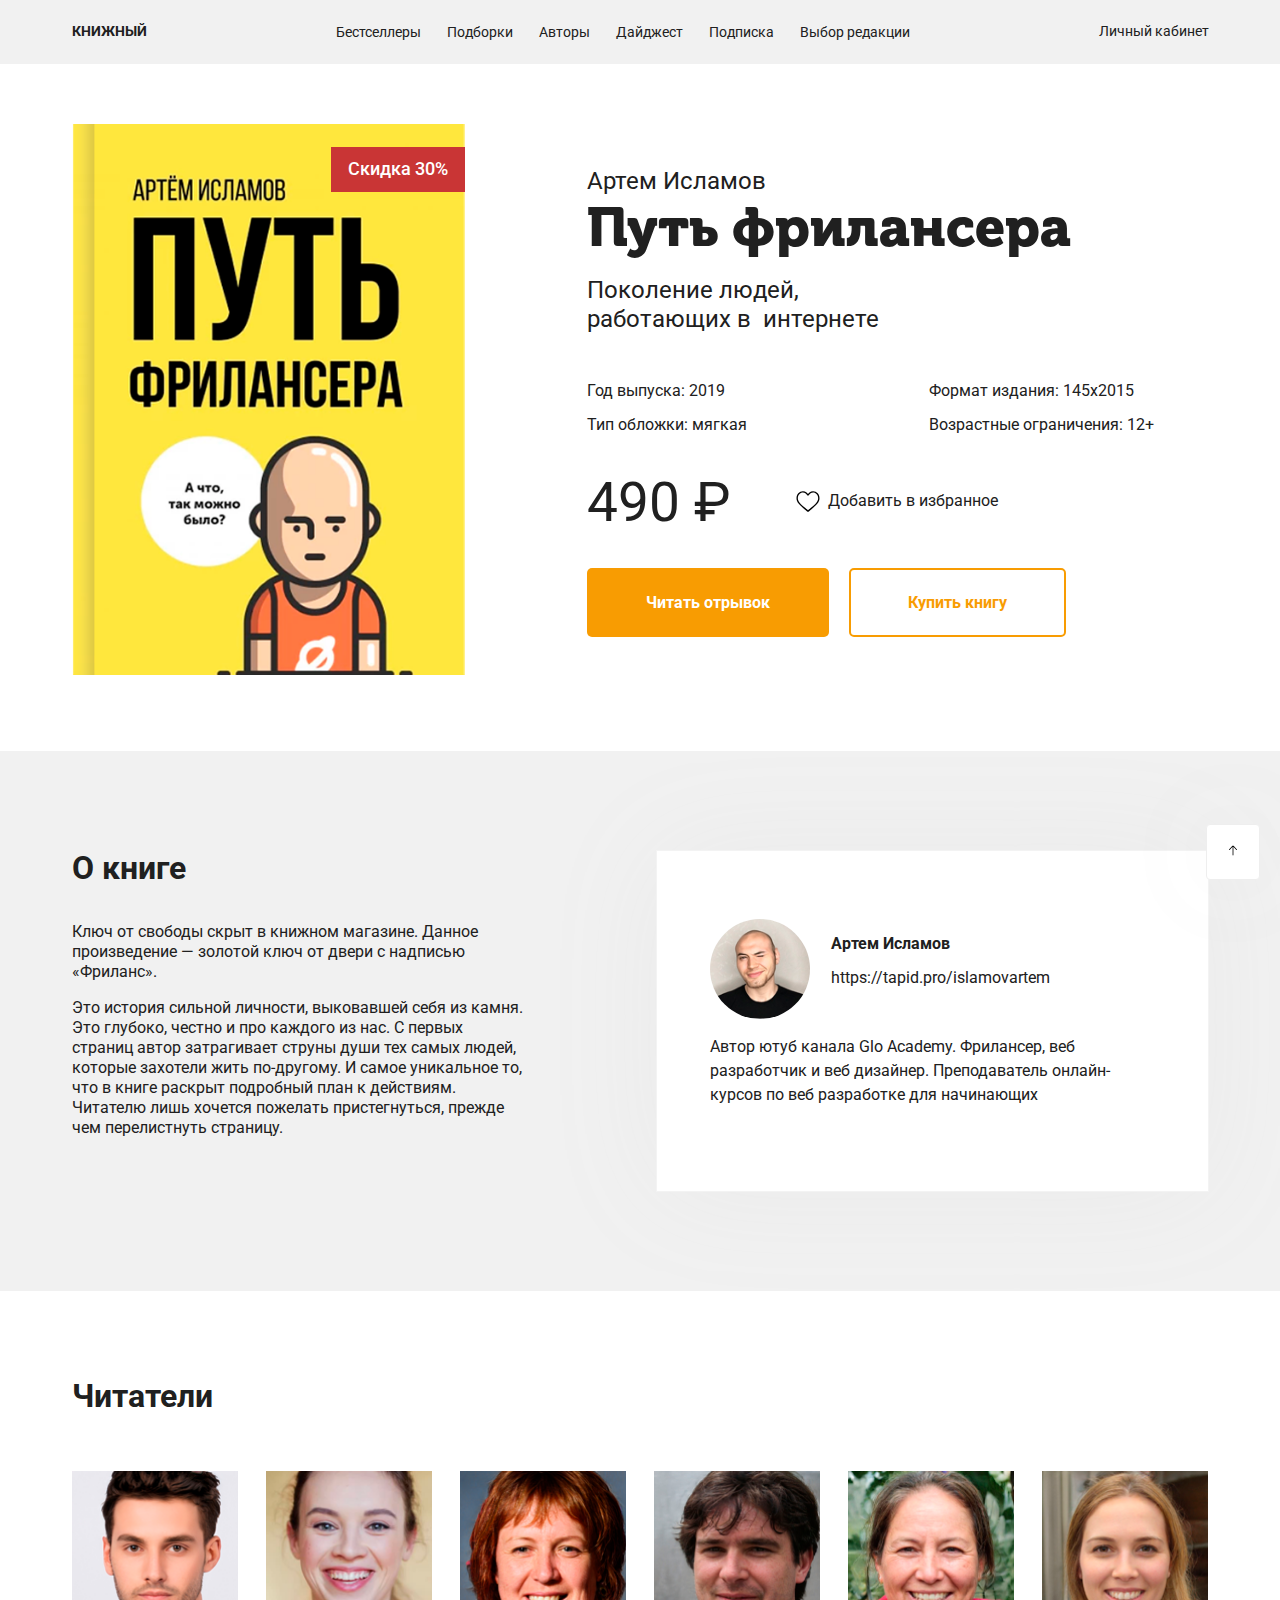
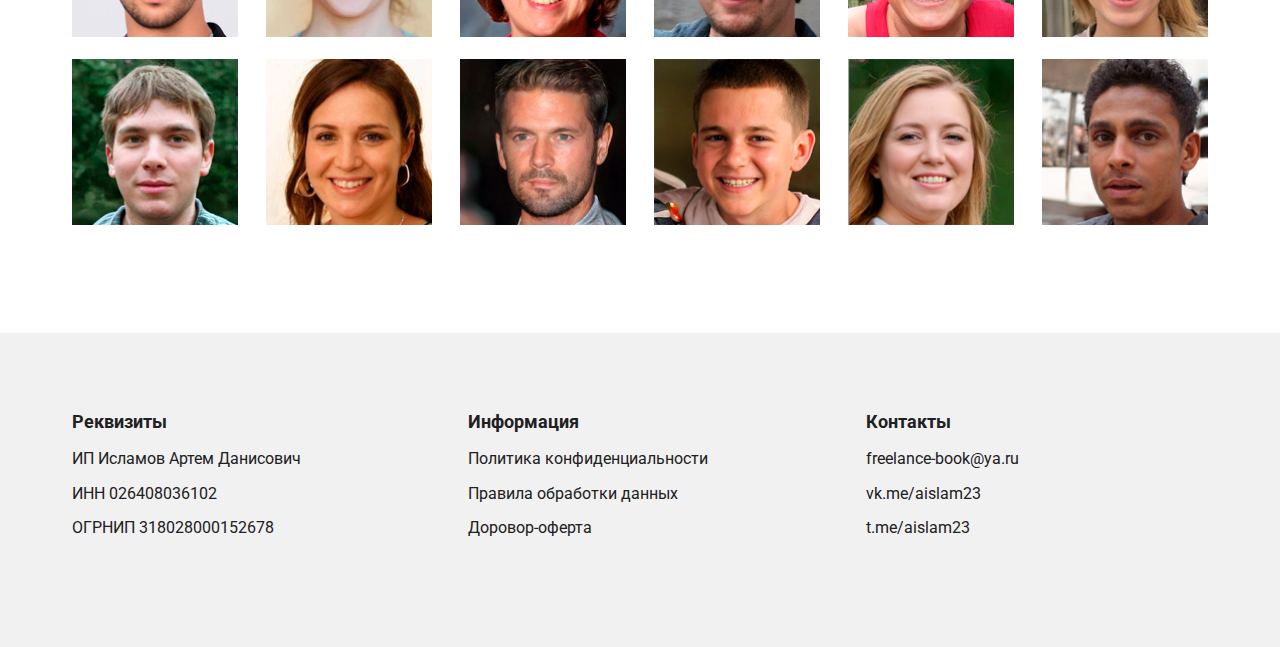
<file: lesson12/index.html>
<!-- @format -->

<!DOCTYPE html>
<html lang="ru">
  <head>
    <meta charset="UTF-8" />
    <meta name="viewport" content="width=device-width, initial-scale=1.0" />
    <title>Путь фрилансера - сайт книги</title>
    <link rel="shortcut icon" href="./favicon.ico" type="image/x-icon" />
    <link rel="icon" href="./favicon.ico" type="image/x-icon" />
    <link
      href="https://fonts.googleapis.com/css2?family=Roboto:wght@400;700&display=swap"
      rel="stylesheet"
    />
    <link rel="stylesheet" href="./css/normalize.css" />
    <link rel="stylesheet" href="./css/style.min.css" />
  </head>
  <body>
    <header class="header">
      <div class="header-container">
        <span class="logo">Книжный</span>
        <nav class="menu">
          <a href="#" class="menu__link">Бестселлеры</a>
          <a href="#" class="menu__link">Подборки</a>
          <a href="#" class="menu__link">Авторы</a>
          <a href="#" class="menu__link">Дайджест</a>
          <a href="#" class="menu__link">Подписка</a>
          <a href="#" class="menu__link">Выбор редакции</a>
        </nav>
        <a href="#" class="personal-account">Личный кабинет</a>
      </div>
      <!-- /.header-container -->
    </header>
    <!-- /.header -->

    <main class="hero">
      <div class="hero-container">
        <div class="hero-image-block">
          <img
            src="./img/book.png"
            alt="Книга Путь фрилансера"
            class="hero-image"
          />
          <span class="sale-label">Скидка 30%</span>
        </div>
        <div class="hero-text">
          <span class="author">Артем Исламов</span>
          <h1 class="title">Путь фрилансера</h1>
          <span class="subtitle">
            Поколение людей, работающих в &nbsp;интернете
          </span>
          <ul class="book-info">
            <li class="book-info__item">Год выпуска: 2019</li>
            <li class="book-info__item format">Формат издания: 145х2015</li>
            <li class="book-info__item">Тип обложки: мягкая</li>
            <li class="book-info__item age">Возрастные ограничения: 12+</li>
          </ul>
          <div class="price">
            <span class="pricetag">490 ₽</span>
            <span class="favorites">
              <img
                class="heart-icon"
                src="./img/heart.svg"
                alt="Добавить в избранное"
                width="26"
                height="23"
              />
              <a href="#" class="favorites-text">Добавить в избранное</a>
            </span>
          </div>
          <div class="buttons">
            <button class="button button-filled">Читать отрывок</button
            ><button class="button button-outline">Купить книгу</button>
          </div>
        </div>
        <!-- /.hero-text -->
      </div>
    </main>
    <!-- /.hero -->
    <section class="about">
      <div class="about-container">
        <div class="about-book">
          <h2 class="section-title">О книге</h2>
          <p class="about-text">
            Ключ от свободы скрыт в книжном магазине. Данное произведение —
            золотой ключ от двери с надписью «Фриланс».
          </p>
          <p class="about-text">
            Это история сильной личности, выковавшей себя из камня. Это глубоко,
            честно и про каждого из нас. С первых страниц автор затрагивает
            струны души тех самых людей, которые захотели жить по-другому. И
            самое уникальное то, что в книге раскрыт подробный план к действиям.
            Читателю лишь хочется пожелать пристегнуться, прежде чем
            перелистнуть страницу.
          </p>
        </div>
        <div class="about-author">
          <img
            src="./img/author.png"
            alt="Артем Исламов"
            class="author-avatar"
          />
          <div class="author-bio">
            <h3 class="author-name">Артем Исламов</h3>
            <a class="author-link" href="https://tapid.pro/islamovartem">
              https://tapid.pro/islamovartem
            </a>
          </div>
          <p class="author-text">
            Автор ютуб канала Glo Academy. Фрилансер, веб разработчик и веб
            дизайнер. Преподаватель онлайн-курсов по веб разработке для
            начинающих
          </p>
        </div>
      </div>
    </section>
    <!-- /.about -->
    <section class="readers">
      <div class="readers-container">
        <h2 class="section-title">Читатели</h2>
        <div class="readers-wrapper">
          <img src="./img/readers/reader-1.png" alt="Читетель" class="reader" />
          <img src="./img/readers/reader-2.png" alt="Читетель" class="reader" />
          <img src="./img/readers/reader-3.png" alt="Читетель" class="reader" />
          <img src="./img/readers/reader-4.png" alt="Читетель" class="reader" />
          <img src="./img/readers/reader-5.png" alt="Читетель" class="reader" />
          <img src="./img/readers/reader-6.png" alt="Читетель" class="reader" />
          <img src="./img/readers/reader-7.png" alt="Читетель" class="reader" />
          <img src="./img/readers/reader-8.png" alt="Читетель" class="reader" />
          <img src="./img/readers/reader-9.png" alt="Читетель" class="reader" />
          <img
            src="./img/readers/reader-10.png"
            alt="Читетель"
            class="reader"
          />
          <img
            src="./img/readers/reader-11.png"
            alt="Читетель"
            class="reader"
          />
          <img
            src="./img/readers/reader-12.png"
            alt="Читетель"
            class="reader"
          />
        </div>
        <!-- /.readers-wrapper -->
      </div>
    </section>
    <!-- /.readers -->
    <footer class="footer">
      <div class="footer-container">
        <div class="requisites">
          <h3 class="footer-title">Реквизиты</h3>
          <ul class="footer-list">
            <li class="footer-list__item">ИП Исламов Артем Данисович</li>
            <li class="footer-list__item">ИНН 026408036102</li>
            <li class="footer-list__item">ОГРНИП 318028000152678</li>
          </ul>
        </div>
        <div class="information">
          <h3 class="footer-title">Информация</h3>
          <ul class="footer-list">
            <li class="footer-list__item">
              <a href="#" class="footer-link">Политика конфиденциальности</a>
            </li>
            <li class="footer-list__item">
              <a href="#" class="footer-link">Правила обработки данных</a>
            </li>
            <li class="footer-list__item">
              <a href="#" class="footer-link">Доровор-оферта</a>
            </li>
          </ul>
        </div>
        <div class="contacts">
          <h3 class="footer-title">Контакты</h3>
          <ul class="footer-list">
            <li class="footer-list__item">
              <a href="mailto:freelance-book@ya.ru" class="footer-link"
                >freelance-book@ya.ru</a
              >
            </li>
            <li class="footer-list__item">
              <a href="vk.me/aislam23" class="footer-link">vk.me/aislam23</a>
            </li>
            <li class="footer-list__item">
              <a href="t.me/aislam23" class="footer-link">t.me/aislam23</a>
            </li>
          </ul>
        </div>
      </div>
      <!-- /.footer-container -->
    </footer>
    <!-- /.footer -->
    <a href="#" class="to-top">
      <img src="./img/return.svg" alt="Наверх" class="arrow" />
    </a>
  </body>
</html>
</file>
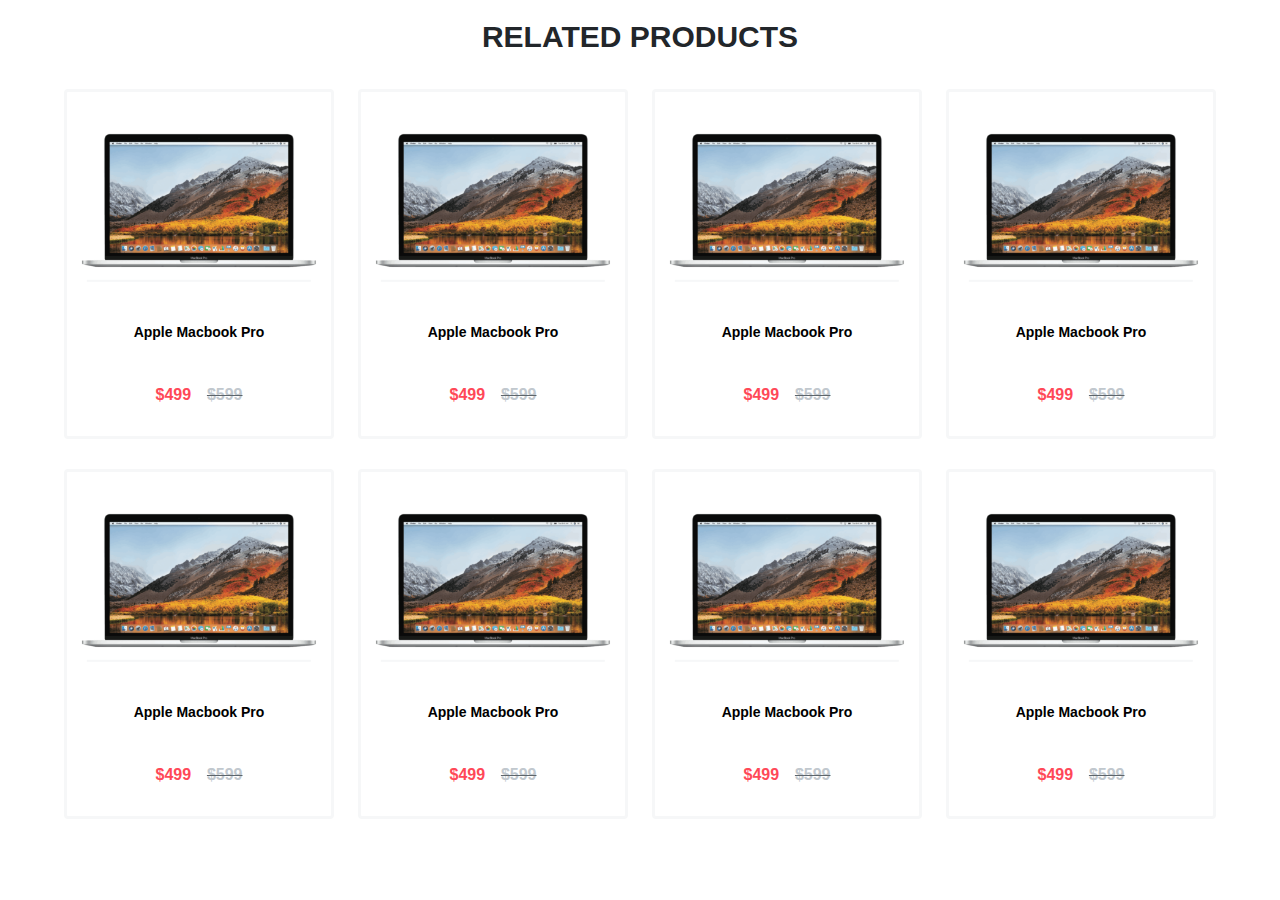
<file: lesson8/index.html>
<!DOCTYPE html>
<html lang="en">
  <head>
    <meta charset="UTF-8" />
    <meta name="viewport" content="width=device-width, initial-scale=1.0" />
    <title>Lesson 8 | Flexbox technology</title>
    <link rel="stylesheet" href="./css/style.min.css" />
  </head>
  <body>
    <div class="container">
      <h1 class="title">RELATED PRODUCTS</h1>
      <div class="cards">
        <div class="card">
          <img class="card-image" src="./img/laptop.png" alt="mac-book" />
          <h3 class="card-title">Apple Macbook Pro</h3>
          <div class="card-price">
            <strong class="card-price__new">$499</strong>
            <strong class="card-price__old">$599</strong>
          </div>
        </div>
        <div class="card">
          <img class="card-image" src="./img/laptop.png" alt="mac-book" />
          <h3 class="card-title">Apple Macbook Pro</h3>
          <div class="card-price">
            <strong class="card-price__new">$499</strong>
            <strong class="card-price__old">$599</strong>
          </div>
        </div>
        <div class="card">
          <img class="card-image" src="./img/laptop.png" alt="mac-book" />
          <h3 class="card-title">Apple Macbook Pro</h3>
          <div class="card-price">
            <strong class="card-price__new">$499</strong>
            <strong class="card-price__old">$599</strong>
          </div>
        </div>
        <div class="card">
          <img class="card-image" src="./img/laptop.png" alt="mac-book" />
          <h3 class="card-title">Apple Macbook Pro</h3>
          <div class="card-price">
            <strong class="card-price__new">$499</strong>
            <strong class="card-price__old">$599</strong>
          </div>
        </div>
        <div class="card">
          <img class="card-image" src="./img/laptop.png" alt="mac-book" />
          <h3 class="card-title">Apple Macbook Pro</h3>
          <div class="card-price">
            <strong class="card-price__new">$499</strong>
            <strong class="card-price__old">$599</strong>
          </div>
        </div>
        <div class="card">
          <img class="card-image" src="./img/laptop.png" alt="mac-book" />
          <h3 class="card-title">Apple Macbook Pro</h3>
          <div class="card-price">
            <strong class="card-price__new">$499</strong>
            <strong class="card-price__old">$599</strong>
          </div>
        </div>
        <div class="card">
          <img class="card-image" src="./img/laptop.png" alt="mac-book" />
          <h3 class="card-title">Apple Macbook Pro</h3>
          <div class="card-price">
            <strong class="card-price__new">$499</strong>
            <strong class="card-price__old">$599</strong>
          </div>
        </div>
        <div class="card">
          <img class="card-image" src="./img/laptop.png" alt="mac-book" />
          <h3 class="card-title">Apple Macbook Pro</h3>
          <div class="card-price">
            <strong class="card-price__new">$499</strong>
            <strong class="card-price__old">$599</strong>
          </div>
        </div>
      </div>
    </div>
    <!-- /.container -->
  </body>
</html>
</file>
<file: lesson12/css/style.min.css>
*,*:before,*:after{-webkit-box-sizing:border-box;box-sizing:border-box}@font-face{font-family:"MuseoCyrl-900";src:url("../fonts/MuseoCyrl-900.woff") format("woff"),url("../fonts/MuseoCyrl-900.woff2") format("woff2");font-weight:normal;font-style:normal}body{font-family:"Roboto", sans-serif;color:#202020}.section-title{font-size:32px;margin:0;margin-bottom:35px}img{max-width:100%}.header{width:100%;position:fixed;top:0;left:0;z-index:999;padding:23px 0px;background-color:#f1f1f1}.header-container{max-width:1137px;width:90%;margin:0 auto;display:-webkit-box;display:-ms-flexbox;display:flex;-webkit-box-pack:justify;-ms-flex-pack:justify;justify-content:space-between}.logo{font-size:14px;line-height:1.2;font-weight:700;text-transform:uppercase}.menu__link{margin-left:11px;margin-right:11px;font-size:14px;line-height:1.2;font-weight:400;text-decoration:none;color:inherit}.personal-account{font-size:14px;line-height:1.2;font-weight:400;text-decoration:none;color:inherit}.hero{padding-top:62px;padding-bottom:71px;margin-top:62px}.hero-container{max-width:1137px;width:90%;margin:0 auto;display:-webkit-box;display:-ms-flexbox;display:flex;-webkit-box-align:center;-ms-flex-align:center;align-items:center}.hero-image-block{position:relative;margin-right:122px}.sale-label{position:absolute;top:23px;right:0;font-size:18px;font-weight:500;color:#ffffff;background-color:#c93535;padding:12px 17px}.author{font-size:24px;line-height:1.2;margin-bottom:22px}.title{margin-top:0;margin-bottom:15px;font-family:"MuseoCyrl-900";font-size:54px;line-height:1.2;font-weight:700}.subtitle{display:block;margin-bottom:48px;font-size:24px;line-height:29px;max-width:351px}.book-info{margin:0;margin-bottom:33px;padding:0;list-style:none;display:-webkit-box;display:-ms-flexbox;display:flex;-webkit-box-align:center;-ms-flex-align:center;align-items:center;-webkit-box-pack:justify;-ms-flex-pack:justify;justify-content:space-between;-ms-flex-wrap:wrap;flex-wrap:wrap}.book-info__item{-ms-flex-preferred-size:45%;flex-basis:45%;margin-bottom:16px}.favorites{display:-webkit-box;display:-ms-flexbox;display:flex;-webkit-box-align:center;-ms-flex-align:center;align-items:center}.favorites-text{color:inherit;text-decoration:none}.buttons{display:-webkit-box;display:-ms-flexbox;display:flex;-webkit-box-align:center;-ms-flex-align:center;align-items:center}.button{cursor:pointer;padding:23px 57px;border-radius:5px;font-size:16px;line-height:1.2;font-weight:700;border:2px solid transparent}.heart-icon{margin-right:7px}.button-filled{background-color:#f89c02;color:#ffffff;margin-right:20px}.button-outline{border:2px solid #f89c02;color:#f89c02;background-color:#ffffff}.price{display:-webkit-box;display:-ms-flexbox;display:flex;-webkit-box-align:center;-ms-flex-align:center;align-items:center;margin-bottom:48px}.pricetag{font-size:55px;line-height:36px;margin-right:64px}.about{background-color:#f1f1f1;padding:99px 0}.about-container{max-width:1137px;width:90%;display:-webkit-box;display:-ms-flexbox;display:flex;-webkit-box-align:start;-ms-flex-align:start;align-items:flex-start;-webkit-box-pack:justify;-ms-flex-pack:justify;justify-content:space-between;margin:0 auto}.about-book{max-width:454px;-ms-flex-negative:0;flex-shrink:0}.about-author{display:-webkit-box;display:-ms-flexbox;display:flex;-ms-flex-wrap:wrap;flex-wrap:wrap;max-width:553px;-webkit-box-shadow:0 1px 120px rgba(161,161,161,0.08);box-shadow:0 1px 120px rgba(161,161,161,0.08);border:1px solid #f3f3f3;background-color:#fff;padding:68px 53px}.about-text{line-height:20px}.author-name{font-size:16px}.author-link{text-decoration:none;color:inherit}.author-link:hover{text-decoration:underline}.author-text{-ms-flex-preferred-size:100%;flex-basis:100%;line-height:24px}.author-avatar{width:100px;height:100px;-o-object-fit:cover;object-fit:cover;border-radius:50%;margin-right:21px}.readers{padding-top:87px;padding-bottom:86px}.readers-container{max-width:1137px;width:90%;margin:0 auto}.readers-wrapper{margin-top:56px;display:-webkit-box;display:-ms-flexbox;display:flex;-webkit-box-pack:justify;-ms-flex-pack:justify;justify-content:space-between;-ms-flex-wrap:wrap;flex-wrap:wrap}.reader{width:166px;height:166px;-o-object-fit:cover;object-fit:cover;margin-bottom:22px}.footer{padding-top:61px;padding-bottom:93px;background-color:#f1f1f1}.footer-container{display:-webkit-box;display:-ms-flexbox;display:flex;max-width:1137px;width:90%;margin:0 auto}.footer-title{font-size:18px}.footer-link{color:inherit;text-decoration:none}.footer-link:hover{text-decoration:underline}.footer-list{list-style:none;margin:0;padding:0}.footer-list__item{margin-bottom:16px}.requisites{margin-right:167px}.information{margin-right:158px}.to-top{position:fixed;bottom:20px;right:20px;-webkit-box-shadow:0 1px 120px rgba(161,161,161,0.08);box-shadow:0 1px 120px rgba(161,161,161,0.08);border-radius:4px;border:1px solid #eeeeee;background-color:#ffffff;padding:18px}.arrow{-webkit-transform:rotate(90deg);transform:rotate(90deg)}@media (max-width: 1200px){.header-container,.hero-container,.about-container,.readers-container,.footer-container{max-width:960px}.hero-image-block{min-width:390px;max-width:390px;margin-right:30px}.about-book{max-width:367px}.readers{padding-bottom:94px}.reader{width:139px;height:139px}}@media (max-width: 1043px){.header-container,.hero-container,.about-container,.readers-container,.footer-container{max-width:760px}.menu{display:none}.hero-image-block{min-width:300px;max-width:300px}.author{font-size:22px}.about-book{margin-bottom:70px}.reader:nth-child(n){display:none}.reader:nth-child(-n+10){display:block}.title{font-size:46px;margin-bottom:10px}.subtitle{font-size:24px;margin-bottom:28px}.age,.format{-webkit-box-flex:1;-ms-flex-positive:1;flex-grow:1}.book-info{margin-bottom:39px}.book-info__item{font-size:16px}.price{margin-bottom:39px}.button{padding:20px 40px}.section-title{font-size:24px;margin-bottom:29px}.about-container{-ms-flex-wrap:wrap;flex-wrap:wrap}.about-book{max-width:100%}.requisites,.information{margin-right:55px}}@media (max-width: 825px){.header-container,.hero-container,.about-container,.readers-container,.footer-container{max-width:560px}.footer-container{-ms-flex-wrap:wrap;flex-wrap:wrap}.hero-container{-ms-flex-wrap:wrap;flex-wrap:wrap}.hero-image-block{min-width:100%;margin-bottom:60px}.hero-image{width:100%}.reader:nth-child(n){display:none}.reader:nth-child(-n+8){display:block}.reader{width:125px;height:125px}.requisites,.information{margin-right:40px;margin-bottom:60px}}@media (max-width: 576px){.header-container,.hero-container,.about-container,.readers-container,.footer-container{width:95%}.footer-container{-ms-flex-wrap:wrap;flex-wrap:wrap}.author{font-size:18px;margin-bottom:16px}.title{font-size:36px;margin-bottom:19px}.subtitle{margin-bottom:30px}.book-info{-ms-flex-wrap:wrap;flex-wrap:wrap;margin-bottom:17px}.book-info__item{-ms-flex-preferred-size:100%;flex-basis:100%;margin-bottom:19px}.buttons{-ms-flex-wrap:wrap;flex-wrap:wrap}.button{width:100%;display:inline-block;text-align:center}.button-filled{margin-right:0;margin-bottom:20px}.about-author{padding:54px 44px}.author-avatar{width:64px;height:64px}.requisites,.information,.contacts{-ms-flex-preferred-size:100%;flex-basis:100%;margin-bottom:36px;margin-right:0}.footer-link{font-size:16px}.reader{width:140px;height:140px}.reader:nth-child(n){display:none}.reader:nth-child(-n+6){display:block}}@media (max-width: 453px){.sale-label{padding:4px 6px}.header,.hero,.about,.readers,.footer{padding:20px 0px}.price{display:-webkit-box;display:-ms-flexbox;display:flex;-webkit-box-align:center;-ms-flex-align:center;align-items:center}.author-name,.author-link,.author-text{font-size:14px}.favorites-text{display:none}.pricetag{margin-bottom:10px;margin-right:28px}.readers-wrapper{-ms-flex-pack:distribute;justify-content:space-around}.reader{width:175px;height:175px}.reader:nth-child(n){display:none}.reader:nth-child(-n+4){display:block}}@media (max-width: 375px){.reader{width:145px;height:145px}.about-author{padding:44px 10px}}
/*# sourceMappingURL=style.min.css.map */
</file>
<file: lesson8/css/style.min.css>
*,*:after,*:before{-webkit-box-sizing:border-box;box-sizing:border-box}body{padding:0;margin:0;font-family:sans-serif}.container{max-width:1170px;width:90%;margin:0 auto}.title{text-align:center;font-size:30px;color:#22262a}.cards{display:-webkit-box;display:-ms-flexbox;display:flex;-webkit-box-align:center;-ms-flex-align:center;align-items:center;-ms-flex-wrap:wrap;flex-wrap:wrap;-webkit-box-pack:justify;-ms-flex-pack:justify;justify-content:space-between;height:760px}.card{display:-webkit-box;display:-ms-flexbox;display:flex;-webkit-box-orient:vertical;-webkit-box-direction:normal;-ms-flex-direction:column;flex-direction:column;-webkit-box-align:center;-ms-flex-align:center;align-items:center;-webkit-box-pack:space-evenly;-ms-flex-pack:space-evenly;justify-content:space-evenly;text-align:center;width:270px;height:350px;border:3px solid #f6f7f8;border-radius:4px;position:relative}.card:after{content:"";position:absolute;top:55%;left:50%;-webkit-transform:translate(-50%, -60%);transform:translate(-50%, -60%);height:2px;width:85%;background-color:#f6f7f8}.card-title{font-size:14px}.card-price{display:-webkit-box;display:-ms-flexbox;display:flex;-webkit-box-pack:justify;-ms-flex-pack:justify;justify-content:space-between;-webkit-box-align:center;-ms-flex-align:center;align-items:center;width:87px;font-size:16px;font-weight:normal}.card-price__new{color:#ff4858}.card-price__old{color:#c1c8ce;-webkit-text-decoration:#5d656b line-through;text-decoration:#5d656b line-through}
/*# sourceMappingURL=style.min.css.map */
</file>
